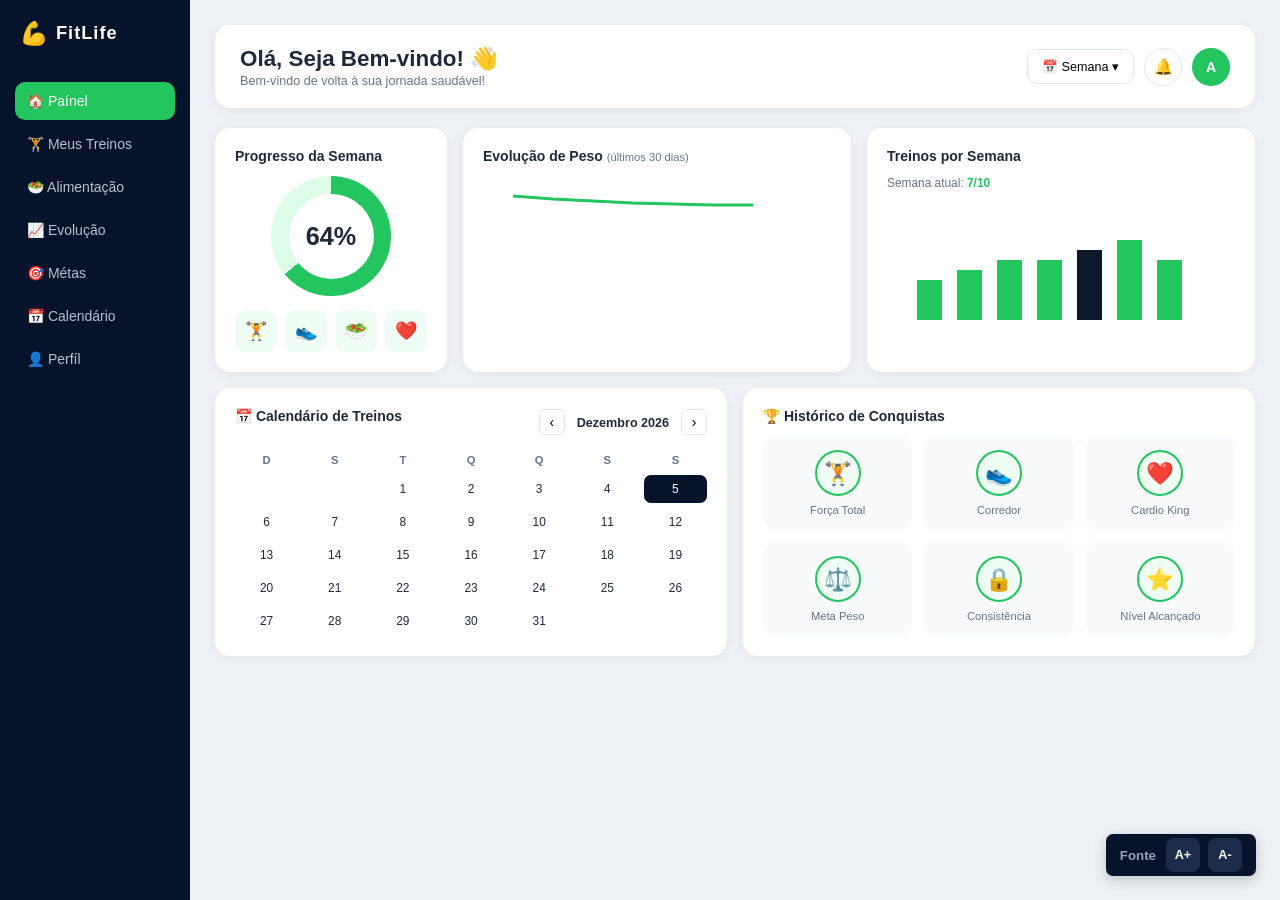
<file: FitLife/index.html>
<!DOCTYPE html>
<html lang="pt-BR">
<head>
  <meta charset="UTF-8" />
  <meta name="viewport" content="width=device-width, initial-scale=1.0" />
  <title>FitLife - Paínel</title>
  <link rel="stylesheet" href="assets/css/index.css" />
</head>
<body>
  <div class="sidebar">
    <div class="logo">
      <span class="logo-icon">💪</span>
      <span class="logo-nome">FitLife</span>
    </div>
    <nav>
      <a href="#" class="menu-item ativo">🏠 Paínel</a>
      <a href="developing.html" class="menu-item">🏋️ Meus Treinos</a>
      <a href="developing.html" class="menu-item">🥗 Alimentação</a>
      <a href="developing.html" class="menu-item">📈 Evolução</a>
      <a href="developing.html" class="menu-item">🎯 Métas</a>
      <a href="developing.html" class="menu-item">📅 Calendário</a>
      <a href="developing.html" class="menu-item">👤 Perfíl</a>
    </nav>
  </div>
  <div class="conteudo">
    <div class="cabecalho">
      <div>
        <h1>Olá, Seja Bem-vindo! 👋</h1>
        <p>Bem-vindo de volta à sua jornada saudável!</p>
      </div>
      <div class="cabecalho-direita">
        <button class="btn-periodo" onclick="alterarPeriodo()">📅 Semana ▾</button>
        <button class="btn-sino" onclick="alterarSino()" id="btnSino">🔔</button>
        <a href="developing.html" class="avatar">A</a>
      </div>
    </div>
    <div class="linha-topo">
      <div class="card">
        <h2 class="card-titulo">Progresso da Semana</h2>
        <div class="anel-container">
          <div class="anel" id="anel">
            <span class="anel-texto" id="anelTexto">0%</span>
          </div>
        </div>
        <div class="atividades">
          <a href="developing.html" class="atividade" title="Musculação">🏋️</a>
          <a href="developing.html" class="atividade" title="Corrida">👟</a>
          <a href="developing.html" class="atividade" title="Alimentação">🥗</a>
          <a href="developing.html" class="atividade" title="Cardio">❤️</a>
        </div>
      </div>
      <div class="card">
        <h2 class="card-titulo">Evolução de Peso <small>(últimos 30 dias)</small></h2>
        <canvas id="graficoPeso" width="300" height="130"></canvas>
      </div>
      <div class="card">
        <h2 class="card-titulo">Treinos por Semana</h2>
        <p class="card-info">Semana atual: <strong>7/10</strong></p>
        <canvas id="graficoTreinos" width="300" height="130"></canvas>
      </div>
    </div>
    <div class="linha-baixo">
      <div class="card">
        <div class="calendario-cabecalho">
          <h2 class="card-titulo">📅 Calendário de Treinos</h2>
          <div>
            <button class="btn-nav" onclick="mudarMes(-1)">‹</button>
            <span id="mesTitulo"></span>
            <button class="btn-nav" onclick="mudarMes(1)">›</button>
          </div>
        </div>
        <div class="calendario-grade" id="calendarioGrade"></div>
      </div>
      <div class="card">
        <h2 class="card-titulo">🏆 Histórico de Conquistas</h2>
        <div class="conquistas-grade" id="conquistasGrade"></div>
      </div>
    </div>
  </div>
  <div class="acessibilidade">
    <span class="acess-label">Fonte</span>
    <button onclick="aumentarFonte()" title="Aumentar Fonte">A+</button>
    <button onclick="diminuirFonte()" title="Diminuir Fonte">A-</button>
  </div>
  <script src="assets/js/script.js"></script>
</body>
</html>
</file>
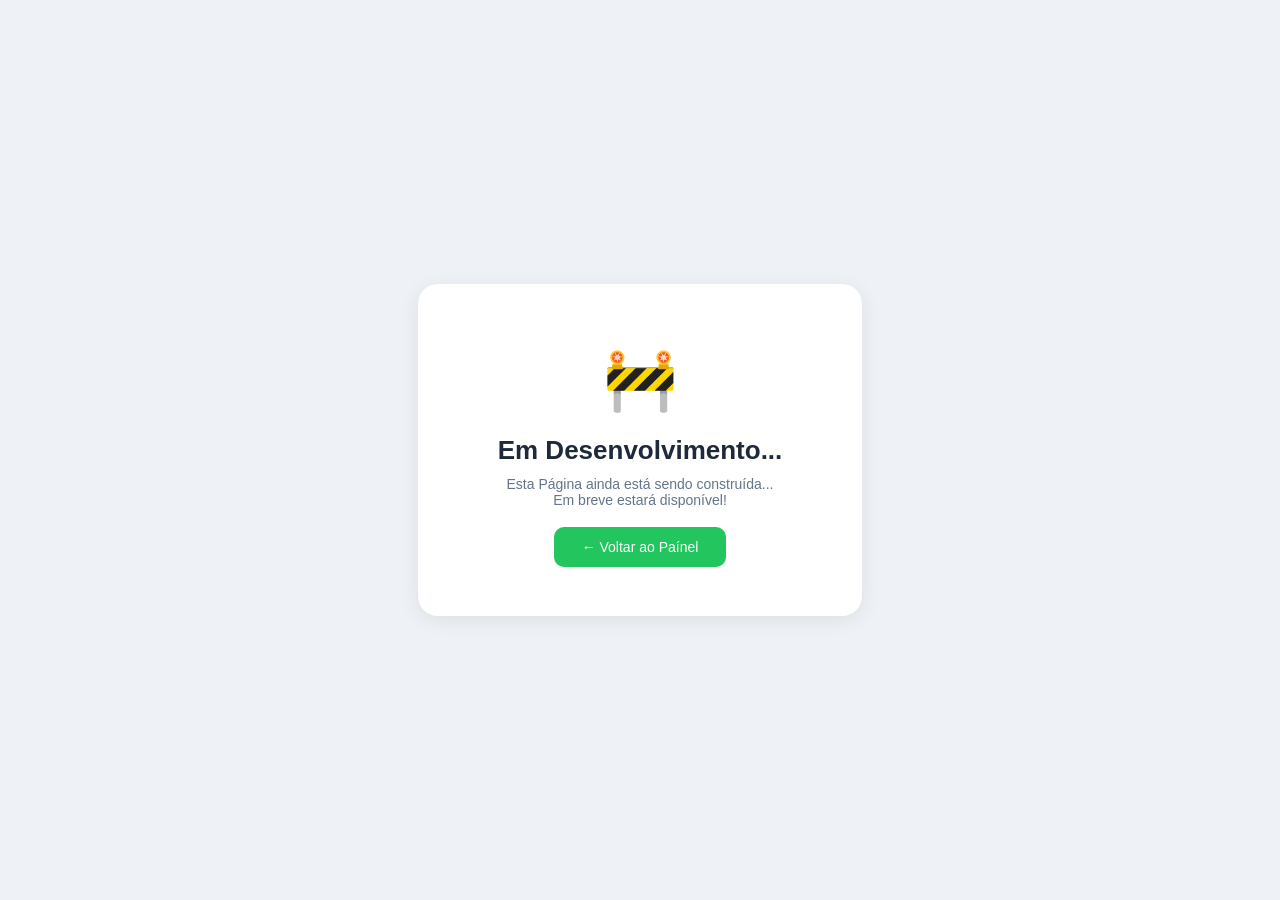
<file: FitLife/developing.html>
<!DOCTYPE html>
<html lang="pt-BR">
<head>
    <meta charset="UTF-8">
    <title>Desenvolvimento - FitLife</title>
    <link rel="stylesheet" href="assets/css/developing.css">
</head>
<body>
    <div class="caixa">
        <div class="icone">🚧</div>
        <h1>Em Desenvolvimento...</h1>
        <p>
            Esta Página ainda está sendo construída...<br>
            Em breve estará disponível!
        </p>
        <a href="index.html">← Voltar ao Paínel</a>
    </div>
</body>
</html>
</file>
<file: FitLife/assets/css/index.css>
:root {
    --fonte: 14px;
}

* {
    margin:0;
    padding:0;
    box-sizing:border-box;
}

body {
    font-family:Arial, sans-serif;
    background-color:#eef2f6;
    display:flex;
    color:#1e293b;
    font-size: var(--fonte);
}

.sidebar {
    width:190px;
    height:100vh;
    background-color:#07132b;
    padding:15px;
    position:fixed;
}

.logo {
    display:flex;
    align-items:center;
    margin-bottom:30px;
    padding:5px;
}

.logo-icon {
    margin-right:8px;
    font-size:1.6em;
}

.logo-nome {
    color:white;
    font-size:1.3em;
    font-weight:bold;
    letter-spacing:1px;
}

.menu-item {
    display:block;
    padding:11px 12px;
    margin-bottom:5px;
    color:#b8c1d1;
    text-decoration:none;
    border-radius:10px;
    font-size:1em;
    transition:background 0.2s;
}

.menu-item:hover {
    background-color:#1c2c4b;
    color:white;
}

.ativo {
    background-color:#22c55e;
    color:white;
}

.conteudo {
    margin-left:190px;
    width:100%;
    padding:25px;
}

.cabecalho {
    background:white;
    padding:20px 25px;
    border-radius:15px;
    display:flex;
    justify-content:space-between;
    align-items:center;
    margin-bottom:20px;
    box-shadow:0 2px 10px rgba(0,0,0,0.06);
}

.cabecalho h1 {
    font-size:1.6em;
    font-weight:700;
}

.cabecalho p {
    font-size:0.9em;
    color:#64748b;
    margin-top:2px;
}

.cabecalho-direita {
    display:flex;
    gap:10px;
    align-items:center;
}

.btn-periodo {
    border:1px solid #e2e8f0;
    background:white;
    padding:9px 14px;
    border-radius:10px;
    cursor:pointer;
    font-size:0.9em;
    transition:background 0.2s;
}

.btn-periodo:hover {
    background:#dcfce7;
    border-color:#22c55e;
}

.btn-sino {
    width:38px;
    height:38px;
    border:1px solid #e2e8f0;
    background:white;
    border-radius:50%;
    cursor:pointer;
    font-size:1.1em;
    display:flex;
    justify-content:center;
    align-items:center;
    transition:background 0.2s;
}

.btn-sino:hover {
    background:#dcfce7;
    border-color:#22c55e;
}

.avatar {
    width:38px;
    height:38px;
    background:#22c55e;
    color:white;
    border-radius:50%;
    display:flex;
    justify-content:center;
    align-items:center;
    font-weight:bold;
    font-size:1em;
    text-decoration:none;
}

.linha-topo {
    display:grid;
    grid-template-columns:1fr 2fr 2fr;
    gap:16px;
    margin-bottom:16px;
}

.linha-baixo {
    display:grid;
    grid-template-columns:1fr 1fr;
    gap:16px;
}

.card {
    background:white;
    border-radius:15px;
    padding:20px;
    box-shadow:0 2px 10px rgba(0,0,0,0.06);
    transition:box-shadow 0.2s;
}

.card:hover {
    box-shadow:0 6px 20px rgba(0,0,0,0.1);
}

.card-titulo {
    font-size:1em;
    font-weight:600;
    margin-bottom:12px;
    color:#1e293b;
}

.card-titulo small {
    font-size:0.8em;
    color:#64748b;
    font-weight:400;
}

.card-info {
    font-size:0.85em;
    color:#64748b;
    margin-bottom:10px;
}

.card-info strong {
    color:#22c55e;
}

.anel-container {
    display:flex;
    justify-content:center;
    margin:8px 0 14px;
}

.anel {
    width:120px;
    height:120px;
    border-radius:50%;
    display:flex;
    justify-content:center;
    align-items:center;
    background:conic-gradient(#22c55e 80%, #dcfce7 0%);
}

.anel-texto {
    width:85px;
    height:85px;
    background:white;
    border-radius:50%;
    display:flex;
    justify-content:center;
    align-items:center;
    font-size:1.8em;
    font-weight:bold;
    color:#1e293b;
}

.atividades {
    display:flex;
    justify-content:center;
    gap:8px;
}

.atividade {
    width:42px;
    height:42px;
    background:#f0fdf4;
    border-radius:10px;
    display:flex;
    justify-content:center;
    align-items:center;
    font-size:1.3em;
    text-decoration:none;
    cursor:pointer;
}

.calendario-cabecalho {
    display:flex;
    justify-content:space-between;
    align-items:center;
    margin-bottom:14px;
}

.btn-nav {
    border:1px solid #e2e8f0;
    background:white;
    width:26px;
    height:26px;
    border-radius:6px;
    cursor:pointer;
    font-size:1em;
    transition:background 0.2s;
}

.btn-nav:hover {
    background:#dcfce7;
    border-color:#22c55e;
}

#mesTitulo {
    font-size:0.9em;
    font-weight:600;
    margin:0 8px;
}

.calendario-grade {
    display:grid;
    grid-template-columns:repeat(7,1fr);
    text-align:center;
    gap:5px;
}

.dia-nome {
    font-size:0.8em;
    color:#64748b;
    font-weight:600;
    padding:4px 0;
}

.dia {
    padding:7px 3px;
    border-radius:7px;
    cursor:pointer;
    font-size:0.85em;
}

.dia:hover {
    background:#dcfce7;
}

.dia.ativo {
    background:#22c55e;
    color:white;
}

.dia.hoje {
    background:#07132b;
    color:white;
}

.conquistas-grade {
    display:grid;
    grid-template-columns:repeat(3,1fr);
    gap:12px;
}

.badge {
    background:#f8fafc;
    padding:14px 8px;
    border-radius:12px;
    display:flex;
    flex-direction:column;
    align-items:center;
    cursor:pointer;
    transition:transform 0.2s;
}

.badge:hover {
    transform:translateY(-3px);
}

.badge-icone {
    width:46px;
    height:46px;
    border-radius:50%;
    display:flex;
    justify-content:center;
    align-items:center;
    font-size:1.6em;
    margin-bottom:8px;
    border:2px solid #22c55e;
    background:#f0fdf4;
}

.badge-nome {
    font-size:0.8em;
    color:#64748b;
    text-align:center;
}

.acessibilidade {
    position: fixed;
    bottom: 24px;
    right: 24px;
    background: #07132b;
    border-radius: 7px;
    padding: 4px 14px;
    display: flex;
    align-items: center;
    gap: 8px;
    box-shadow: 0 4px 14px rgba(0,0,0,0.2);
    z-index: 999;
}

.acess-label {
    color: #94a3b8;
    font-size: 0.95em;
    font-weight: 600;
    margin-right: 2px;
}

.acessibilidade button {
    background: #1c2c4b;
    color: white;
    border: none;
    border-radius: 8px;
    width: 34px;
    height: 34px;
    font-size: 0.9em;
    font-weight: bold;
    cursor: pointer;
    transition: background 0.2s;
}

.acessibilidade button:hover {
    background: #22c55e;
}
</file>
<file: FitLife/assets/css/developing.css>
* {
    margin: 0;
    padding: 0;
    box-sizing: border-box;
}

body {
    font-family: Arial, sans-serif;
    background-color: #eef2f6;
    display: flex;
    justify-content: center;
    align-items: center;
    height: 100vh;
}

.caixa {
    background: white;
    border-radius: 20px;
    padding: 60px 80px;
    text-align: center;
    box-shadow: 0 4px 20px rgba(0,0,0,0.08);
}

.icone {
    font-size: 60px;
    margin-bottom: 20px;
}

h1 {
    font-size: 26px;
    color: #1e293b;
    margin-bottom: 10px;
}

p {
    font-size: 14px;
    color: #64748b;
    margin-bottom: 30px;
}

a {
    background-color: #22c55e;
    color: white;
    text-decoration: none;
    padding: 12px 28px;
    border-radius: 10px;
    font-size: 14px;
}

a:hover {
    background-color: #16a34a;
}
</file>
